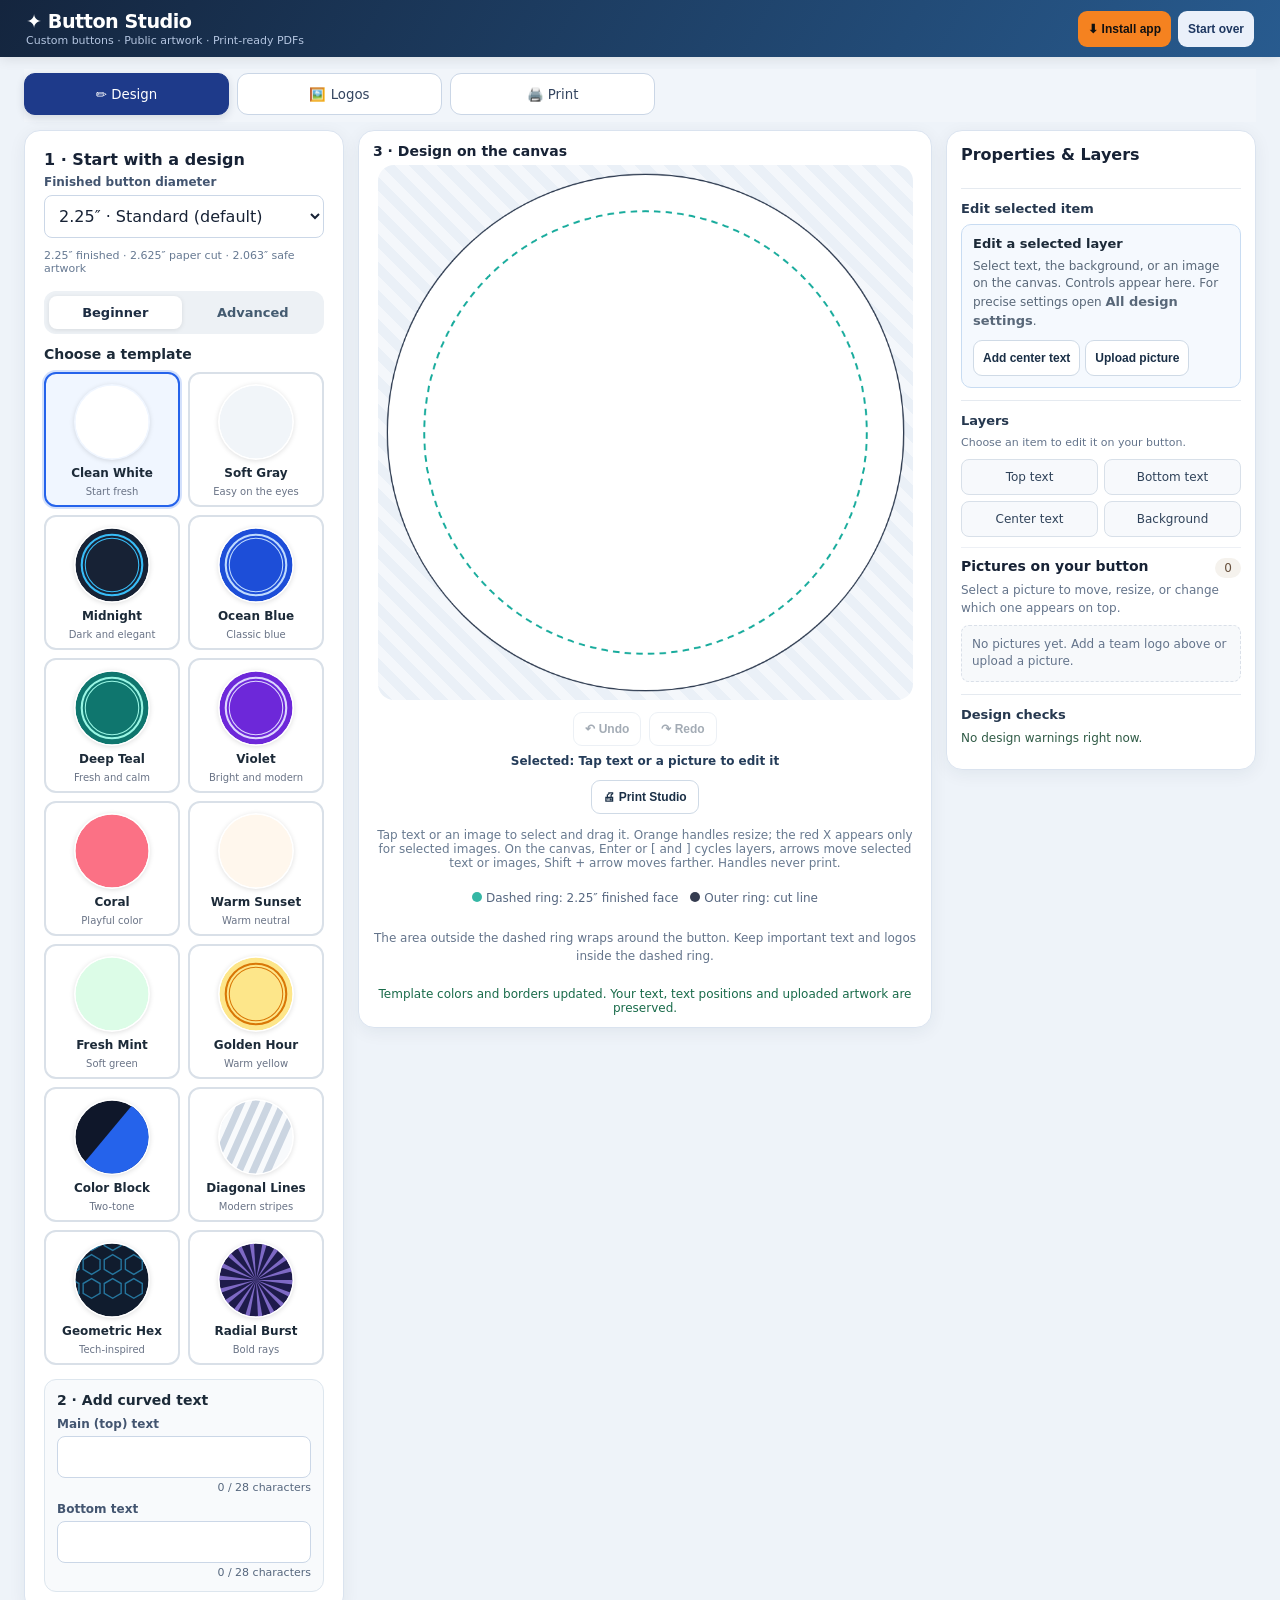
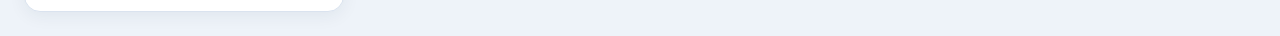
<file: index.html>
<!DOCTYPE html>
<html lang="en"><head><meta charset="UTF-8"><meta name="viewport" content="width=device-width,initial-scale=1"><title>Button Studio | Design and Print Custom Buttons</title><style>
:root{font-family:Inter,system-ui,-apple-system,Segoe UI,sans-serif;color:#172235;background:#f1f5fa}*{box-sizing:border-box}body{margin:0}header{background:#171717;color:white;padding:19px clamp(16px,4vw,56px);display:flex;justify-content:space-between;align-items:center;gap:12px}header b{font-size:22px;letter-spacing:-.5px}header small{display:block;color:#b4c5e0;margin-top:3px}.app{max-width:1380px;margin:auto;padding:24px;display:grid;grid-template-columns:320px minmax(340px,1fr) 300px;gap:18px}.panel{background:white;border:1px solid #dae3ef;border-radius:16px;padding:19px;box-shadow:0 4px 17px #102a4510}.panel h2{font-size:16px;margin:0 0 16px}.group{margin:0 0 16px}label{font-size:12px;font-weight:750;display:block;margin:0 0 6px;color:#435570}input,select{width:100%;font:inherit;border:1px solid #cbd7e7;border-radius:8px;background:#fff;padding:10px;color:#172235}input[type=color]{height:42px;padding:4px}input[type=range]{padding:0;accent-color:#3159d4}input[type=file]{font-size:12px}.cols{display:grid;grid-template-columns:1fr 1fr;gap:10px}.btn{border:0;border-radius:9px;padding:11px 12px;font-weight:750;cursor:pointer;font-size:13px;background:#eaf0fa;color:#1e3761}.btn.primary{background:#ee7800;color:#111}.btn.dark{background:#172c4c;color:#fff}.btn:focus-visible,input:focus-visible,select:focus-visible{outline:3px solid #89b4ff}.btn:hover{filter:brightness(.95)}.btn.full{width:100%}.buttons{display:grid;grid-template-columns:1fr 1fr;gap:8px}.hint{font-size:12px;line-height:1.5;color:#64748b}.previewPanel{text-align:center}.previewPanel h2{text-align:left}.canvasWrap{background:repeating-linear-gradient(45deg,#eaf0f7,#eaf0f7 10px,#f4f7fb 10px,#f4f7fb 20px);padding:22px;border-radius:16px;margin:0 auto 14px;max-width:535px}#editorCanvas{width:100%;max-width:480px;aspect-ratio:1/1;display:block;touch-action:none;cursor:grab;margin:auto}#editorCanvas:active{cursor:grabbing}.minirow{display:flex;justify-content:center;gap:12px;flex-wrap:wrap;font-size:12px;color:#566780;margin:12px}.dot{display:inline-block;width:10px;height:10px;border-radius:50%;margin-right:4px}.printpreview{width:100%;aspect-ratio:8.5/11;background:#fff;display:block;border:1px solid #d8e1ee;box-shadow:0 4px 12px #1424410d}.status{margin-top:12px;font-size:12px;line-height:1.5;color:#5e708a}.top-tools{display:flex;gap:7px;flex-wrap:wrap}.steps{margin:0;padding-left:20px;color:#50627a;line-height:1.7;font-size:13px}.fine{font-size:11px;color:#667992}hr{border:0;border-top:1px solid #e7ecf3;margin:18px 0}summary{font-size:13px;font-weight:700;cursor:pointer}details{margin:0 0 16px}#message{font-size:12px;min-height:16px;color:#196b4a;margin-top:10px}@media(max-width:1110px){.app{grid-template-columns:minmax(250px,310px) 1fr}.right{grid-column:1 / -1}.right .printpreview{max-width:400px;margin:auto}}@media(max-width:700px){.app{display:block;padding:12px}.panel{margin-bottom:13px}header{padding:15px}header b{font-size:18px}.canvasWrap{padding:10px}}

.cropOverlay{position:fixed;inset:0;background:#101827bb;z-index:20;display:none;align-items:center;justify-content:center;padding:18px}.cropOverlay.active{display:flex}.cropDialog{background:white;border-radius:16px;padding:20px;width:min(95vw,620px);max-height:95vh;overflow:auto}.cropDialog h2{margin:0 0 8px}.cropCanvas{width:100%;height:auto;object-fit:contain;background:#e9eef5;touch-action:none;cursor:crosshair;display:block}.cropActions{display:flex;justify-content:flex-end;gap:8px;margin-top:14px}
.edition-nav{display:flex;align-items:center;gap:10px;flex-wrap:wrap}.edition-link{color:#fff;font-size:12px;text-decoration:underline;text-underline-offset:3px;white-space:nowrap}.edition-link:focus-visible{outline:3px solid #89b4ff;outline-offset:3px}
/* Balanced desktop design: main design controls left, canvas centered, artwork and printing right. */
.app{max-width:1580px;grid-template-columns:minmax(245px,300px) minmax(340px,1fr) minmax(275px,335px);align-items:start}
.previewPanel{position:sticky;top:16px}
.toolSection{border:1px solid #dae3ef;border-radius:12px;overflow:hidden;margin:0 0 12px;background:#fff}
.toolSection>summary{list-style:none;display:flex;align-items:center;justify-content:space-between;padding:13px 12px;background:#f3f6fb;font-size:13px;font-weight:800;cursor:pointer}
.toolSection>summary::-webkit-details-marker{display:none}
.toolSection>summary:after{content:'▾';font-size:16px;color:#425b80}
.toolSection:not([open])>summary:after{content:'▸'}
.toolSectionBody{padding:12px}
.toolSectionBody .group{margin-bottom:13px}
.toolSectionBody .printpreview{max-width:100%}
@media(max-width:1120px){.app{grid-template-columns:minmax(230px,310px) minmax(350px,1fr)}.previewPanel{position:static}.right{grid-column:1/-1}.right .toolSectionBody{max-width:760px;margin:auto}}
@media(max-width:700px){.app{display:flex;flex-direction:column;padding:12px}.app>.panel{width:100%}.previewPanel{order:0}.app>section.panel:first-child{order:1}.right{order:2}}

/* Three purpose-driven tabs with a permanently visible preview */
.app{grid-template-columns:minmax(285px,365px) minmax(340px,1fr);align-items:start}
.editor-tabs{grid-column:1/-1;display:flex;gap:8px;position:sticky;top:0;z-index:5;background:#f1f5fa;padding:6px 0 10px}
.editor-tabs button{border:1px solid #cad6e6;border-radius:11px;padding:12px 18px;font:700 14px inherit;font-family:inherit;background:#fff;color:#33445f;cursor:pointer;flex:1;max-width:205px}
.editor-tabs button[aria-selected="true"]{background:#172c4c;color:#fff;border-color:#172c4c;box-shadow:0 3px 9px #14244124}
.editor-tabs button:focus-visible{outline:3px solid #f58220;outline-offset:2px}
#designTools,#sideTools{grid-column:1;grid-row:2}
.previewPanel{grid-column:2;grid-row:2;top:80px}
#sideTools .toolsTitle{display:none}
body:not([data-editor-tab="design"]) #designTools{display:none}
body[data-editor-tab="design"] #sideTools{display:none}
body[data-editor-tab="logos"] #printTools{display:none}
body[data-editor-tab="print"] #logosTools{display:none}
#sideTools .toolSection{border:0;margin:0}
#sideTools .toolSection>summary{display:none}
#sideTools .toolSectionBody{padding:0}
@media(max-width:930px){.app{grid-template-columns:minmax(245px,330px) minmax(280px,1fr)}.right{grid-column:1;grid-row:2}.previewPanel{grid-column:2;grid-row:2;position:sticky;top:80px}}
@media(max-width:700px){.app{display:flex;flex-direction:column}.editor-tabs{order:0;width:100%;position:sticky;top:0;padding:8px 0;gap:5px}.editor-tabs button{padding:11px 6px;font-size:13px}.previewPanel{order:1;position:static}.app>section#designTools,.app>aside#sideTools{order:2;width:100%}}
</style><script>window.ButtonStudioEdition='general';</script><link rel="stylesheet" href="./phase1.css?v=20261102-all-screens"><link rel="stylesheet" href="./phase2.css?v=20261102f"><link rel="stylesheet" href="./phase3.css?v=20261102"><meta name="theme-color" content="#171717"><meta name="apple-mobile-web-app-capable" content="yes"><meta name="apple-mobile-web-app-status-bar-style" content="default"><link rel="manifest" href="./manifest.json"><link rel="apple-touch-icon" href="./icons/icon-192.png"><link rel="icon" href="./icons/icon-192.png" type="image/png"><link rel="stylesheet" href="./pwa.css?v=20261102"><link rel="stylesheet" href="./properties.css?v=20261102d"><link rel="stylesheet" href="general.css?v=20261102"></head><body data-studio-edition="general"><header><div><b>✦ Button Studio</b><small>Custom buttons · Public artwork · Print-ready PDFs</small></div><div class="edition-nav"><button class="btn install-app-btn" type="button" id="installApp" aria-label="Install Button Studio">⬇ Install app</button><button class="btn" id="reset">Start over</button></div></header><main class="app"><nav class="editor-tabs" role="tablist" aria-label="Button editing tools"><button type="button" role="tab" id="tab-design" aria-selected="true" aria-controls="designTools" data-edit-tab="design">✏️ Design</button><button type="button" role="tab" id="tab-logos" aria-selected="false" aria-controls="logosTools" data-edit-tab="logos" tabindex="-1">🖼️ Logos</button><button type="button" role="tab" id="tab-print" aria-selected="false" aria-controls="printTools" data-edit-tab="print" tabindex="-1">🖨️ Print</button></nav><section class="panel" id="designTools" role="tabpanel" aria-labelledby="tab-design"><h2>1 · Create your button</h2><div class="group" id="buttonSizeControl"><label for="finishedSize">Finished button diameter</label><select id="finishedSize"><option value="1">1″</option><option value="1.25">1.25″</option><option value="1.5">1.5″</option><option value="1.75">1.75″</option><option value="2.25" selected>2.25″ · Standard (default)</option><option value="2.5">2.5″</option><option value="3">3″</option><option value="3.5">3.5″</option><option value="4">4″</option><option value="6">6″</option></select><p class="fine" id="buttonSizeDetails">2.25″ finished · 2.625″ paper cut · 2.063″ safe artwork</p></div><div class="group"><label for="theme">Starting design</label><select id="theme">
<optgroup label="Clean & Classic"><option value="blank" selected>Clean White</option><option value="lightMinimal">Soft Gray</option><option value="darkMinimal">Midnight</option></optgroup>
<optgroup label="Colorful"><option value="blue">Ocean Blue</option><option value="teal">Deep Teal</option><option value="purple">Violet</option><option value="coral">Coral</option><option value="sunset">Warm Sunset</option><option value="mint">Fresh Mint</option><option value="gold">Golden Hour</option></optgroup>
<optgroup label="Patterns"><option value="split">Color Block</option><option value="stripes">Diagonal Lines</option><option value="hex">Geometric Hex</option><option value="burst">Radial Burst</option></optgroup>
</select></div><div class="group"><label for="headline">Main text</label><input id="headline" maxlength="28" value=""></div><div class="group"><label for="subline">Bottom text</label><input id="subline" maxlength="28" value=""></div><div class="group"><label for="centerText">Center text (optional)</label><input id="centerText" maxlength="18" value=""></div><div class="cols group"><div><label for="bgColor">Background</label><input id="bgColor" type="color" value="#111111"></div><div><label for="textColor">Text</label><input id="textColor" type="color" value="#ffffff"></div><div><label for="accentColor">Accent</label><input id="accentColor" type="color" value="#f58220"></div><div><label for="font">Font</label><select id="font"><option value="Arial Black">Bold</option><option value="Impact">Impact</option><option value="Georgia">Classic</option><option value="Arial">Simple</option><option value="Courier New">Tech</option></select></div></div><div class="group"><label for="borderStyle">Circle border</label><div class="cols"><select id="borderStyle"><option value="double">Double ring</option><option value="solid">Single ring</option><option value="dashed">Dashed ring</option><option value="none">No border</option></select><div><label for="borderColor">Border color</label><input id="borderColor" type="color" value="#2563eb"></div></div></div><details><summary>Fine-tune text sizes</summary><div class="group" style="margin-top:12px"><label for="topSize">Top text size</label><input id="topSize" type="range" min="20" max="56" value="34"></div><div class="group"><label for="bottomSize">Bottom text size</label><input id="bottomSize" type="range" min="16" max="48" value="28"></div><div class="group"><label for="middleSize">Center text size</label><input id="middleSize" type="range" min="20" max="72" value="52"></div></details></section><div id="previewWorkspace"><section class="panel previewPanel"><h2>2 · Preview your design</h2><div class="canvasWrap"><canvas id="editorCanvas" width="800" height="800" aria-label="Editable preview of the circular button"></canvas></div><div class="minirow"><span><i class="dot" style="background:#35b7a5"></i><span id="faceGuideLegend">Dashed ring: 2.25″ finished face</span></span><span><i class="dot" style="background:#353c50"></i>Outer ring: cut line</span></div><p class="hint">The area outside the dashed ring wraps around the button. Keep important text and logos inside the dashed ring.</p><div class="top-tools"><button class="btn" id="downloadPng">Download design PNG</button><button class="btn" id="saveProject">Save design to this browser</button><button class="btn" id="loadProject">Load browser copy</button><button class="btn" id="exportProject">Download editable project</button><label class="btn" style="display:inline-flex;align-items:center;margin:0;cursor:pointer">Open editable project<input id="importProject" type="file" accept=".json,application/json" style="display:none"></label></div><div id="designWarnings" class="design-warnings" aria-live="polite"></div><div id="message" aria-live="polite"></div></section><div id="mobilePropertiesActions" class="mobile-properties-actions" role="group" aria-label="Button editing">
  <button type="button" id="mobileEditButton" aria-controls="propertiesPanel" aria-expanded="false"><span aria-hidden="true">✎</span> <span id="mobileEditLabel">Edit Selected</span></button>
  <button type="button" id="mobileLayersButton" aria-controls="propertiesPanel" aria-expanded="false"><span aria-hidden="true">☷</span> Layers</button>
</div><aside id="propertiesPanel" class="panel propertiesPanel" aria-label="Properties and layers">
  <div class="properties-panel-heading"><h2 id="propertiesDrawerTitle">Properties &amp; Layers</h2><button type="button" id="propertiesClose" aria-label="Close editing panel">✕</button></div>
  <section class="properties-section" id="propertiesEditor" aria-label="Edit selected item"><h3>Edit selected item</h3><div id="propertiesEditorContent"></div></section>
  <section class="properties-section" id="propertiesLayers" aria-label="Design layers">
    <h3>Layers</h3>
    <p class="properties-help">Choose an item to edit it on your button.</p>
    <div id="propertiesTextLayers" class="properties-text-layers" role="group" aria-label="Text and background layers">
      <button type="button" data-prop-select="top">Top text</button>
      <button type="button" data-prop-select="bottom">Bottom text</button>
      <button type="button" data-prop-select="middle">Center text</button>
      <button type="button" data-prop-select="background">Background</button>
    </div>
    <div id="propertiesImageLayers"></div>
  </section>
  <section class="properties-section" id="propertiesChecks" aria-label="Design checks">
    <h3>Design checks</h3>
    <p id="propertiesCheckSummary" class="properties-check-status" role="status" aria-live="polite">Checking button design…</p>
    <div id="propertiesWarnings"></div>
  </section>
</aside></div><aside class="panel right" id="sideTools"><h2 class="toolsTitle">Artwork &amp; printing</h2><details class="toolSection" id="logosTools" open><summary>Public images and uploads</summary><div class="toolSectionBody"><div class="group"><label for="logo">Add image(s) or official logo</label><input type="file" id="logo" multiple accept="image/png,image/jpeg,image/webp,image/avif"><div class="fine">PNG with a transparent background works best. Image stays in your browser.</div></div><div class="group"><label for="imageLayer">Selected image layer</label><select id="imageLayer"><option value="">No uploaded images</option></select><div class="fine">Drop multiple files onto the circular canvas. Choose a layer to move, resize, crop, or remove it. Logo presets can also be moved.</div></div><div class="group"><button class="btn full" id="cropLogo" disabled>✂ Crop uploaded image</button></div><div class="group"><label for="logoSize">Logo size <span id="sizeLabel">52%</span></label><input type="range" id="logoSize" min="15" max="180" value="52"><p class="fine">Enlarge uploaded images to 180% to fill the button. Artwork beyond the cut line is cropped in the print.</p></div><div class="buttons"><button class="btn" id="centerLogo">Center selected image</button><button class="btn" id="removeLogo">Remove logo</button></div><p class="hint">Drag and drop photos and logos from your computer onto the circle, then drag each layer to reposition. Everything is editable, including the starting graphics, text, colors, and layout.</p></div></details><details class="toolSection" id="printTools" open><summary>Print your buttons</summary><div class="toolSectionBody"><section class="print-primary-actions" id="printPrimaryActions" aria-label="Save and print your button"><h3>Finish your button</h3><div id="printStudioAction"></div><details id="printSaveMenu"><summary>Save &amp; Export</summary><div id="printSaveActions"></div></details></section><div class="group"><label for="cutSize">Paper cut-circle diameter (inches)</label><input id="cutSize" type="number" inputmode="decimal" min="1" max="8" step="0.001" value="2.625"><p class="hint">Cut size updates with the finished diameter. Customize for your machine and measure a test print.</p></div><div class="group"><label for="copies">Number of buttons</label><select id="copies"><option value="6">6 buttons</option><option value="9">9 buttons</option><option value="12">12 buttons</option><option value="18">18 buttons</option><option value="24">24 buttons</option><option value="36">36 buttons</option><option value="48">48 buttons</option></select></div><div class="group"><label><input id="faceGuide" type="checkbox" style="width:auto;vertical-align:middle;margin-right:5px"> Include faint face guide on printed sheets</label></div><canvas id="sheetPreview" class="printpreview" width="680" height="880" aria-label="Preview of one US letter sheet with repeated buttons"></canvas><p class="status" id="sheetStatus"></p><button class="btn primary full" id="downloadPdf">⬇ Download print-ready PDF</button><p class="hint">8.5 × 11 in US Letter paper. Print at <strong>100% / Actual size</strong>, not “Fit to page.”</p><hr><h2>Printing checklist</h2><ol class="steps"><li>Confirm your machine's cut diameter.</li><li>Download the PDF and print at 100% scale.</li><li>Measure one printed cut circle with a ruler.</li><li>Cut on the outside circles and assemble your buttons.</li></ol><p class="fine">Works offline after downloading this file. No student sign-in, server, or paid account required.</p></div></details></aside></main><div class="cropOverlay" id="cropOverlay" role="dialog" aria-modal="true" aria-label="Crop uploaded image"><div class="cropDialog"><h2>Crop image</h2><p class="hint">Drag to select the area you want to keep. Use the square option for a centered logo or leave it freeform.</p><div class="group"><label><input type="checkbox" id="squareCrop" style="width:auto;margin-right:6px" checked>Lock selection to a square</label></div><canvas id="cropCanvas" class="cropCanvas" width="800" height="500"></canvas><div class="cropActions"><button class="btn" id="cancelCrop">Cancel</button><button class="btn primary" id="applyCrop">Apply crop</button></div></div></div><script>
'use strict';
const $=id=>document.getElementById(id);let layers=[],selectedLayer=-1;let image=null, imageData='',logoX=.5,logoY=.5, dragging=false;
const editor=$('editorCanvas'),ctx=editor.getContext('2d'),preview=$('sheetPreview'),pctx=preview.getContext('2d');
const MAX_IMAGE_SIZE=180;
const tracked=['finishedSize','borderStyle','borderColor','theme','headline','subline','centerText','bgColor','textColor','accentColor','font','logoSize','topSize','bottomSize','middleSize','cutSize','copies','faceGuide'];
// Manufacturer reference sizes: ABM/Tecre common sizes; 2.5/4 supplier-specific.
const BUTTON_SIZES={
 '1':{cut:1.313,safe:.875},'1.25':{cut:1.629,safe:1.156},
 '1.5':{cut:1.837,safe:1.375},'1.75':{cut:2.088,safe:1.593},
 '2.25':{cut:2.625,safe:2.063},'2.5':{cut:2.8,safe:2.2},
 '3':{cut:3.451,safe:2.875},'3.5':{cut:4,safe:3.312},
 '4':{cut:4.5,safe:3.75},'6':{cut:6.656,safe:5.812}
};
function selectedSize(){const v=+$('finishedSize').value;return BUTTON_SIZES[String(v)]?v:2.25}
function selectedCut(){const v=+$('cutSize').value;return Number.isFinite(v)&&v>=selectedSize()&&v<=8?v:BUTTON_SIZES[String(selectedSize())].cut}
function safeInches(){return Math.min(BUTTON_SIZES[String(selectedSize())].safe,selectedSize()*.96)}
function updateSizeReadout(){
 const size=selectedSize(),cut=selectedCut(),safe=safeInches();
 $('buttonSizeDetails').textContent=size+'″ finished · '+cut+'″ paper cut · '+safe+'″ safe artwork';
 $('faceGuideLegend').textContent='Dashed ring: '+size+'″ finished face';
 $('cutSize').setCustomValidity(+$('cutSize').value<size?'Cut diameter must be at least the finished size.':'');
}
function selectFinishedSize(){const spec=BUTTON_SIZES[String(selectedSize())];$('cutSize').value=spec.cut;updateSizeReadout();render();}
const defaultTextLayout=()=>({top:{radius:.73,angle:0},bottom:{radius:.73,angle:0},middle:{x:.5,y:.84}});
let uxText=defaultTextLayout();let uxMark={x:.5,y:.5};
const themes={"blank":["#ffffff","#172235","#2563eb","","","","none","none","#2563eb"],"lightMinimal":["#f1f5f9","#1e293b","#64748b","","","","none","none","#64748b"],"darkMinimal":["#172235","#ffffff","#38bdf8","","","","none","double","#38bdf8"],"blue":["#1d4ed8","#ffffff","#bfdbfe","","","","none","double","#bfdbfe"],"teal":["#0f766e","#ffffff","#99f6e4","","","","none","double","#99f6e4"],"purple":["#6d28d9","#ffffff","#ddd6fe","","","","none","double","#ddd6fe"],"coral":["#fb7185","#3b1223","#ffffff","","","","none","solid","#ffffff"],"sunset":["#fff7ed","#7c2d12","#ea580c","","","","none","double","#ea580c"],"mint":["#dcfce7","#14532d","#16a34a","","","","none","solid","#16a34a"],"gold":["#fde68a","#422006","#d97706","","","","none","double","#d97706"],"split":["#0f172a","#ffffff","#2563eb","","","","none","solid","#ffffff"],"stripes":["#f8fafc","#0f172a","#cbd5e1","","","","none","none","#0f172a"],"hex":["#101c2e","#ffffff","#38bdf8","","","","none","double","#38bdf8"],"burst":["#1e1b4b","#ffffff","#a78bfa","","","","none","none","#a78bfa"]};

function state(){return {values:Object.fromEntries(tracked.map(id=>[id,$(id).type==='checkbox'?$(id).checked:$(id).value])),layers:layers.map(l=>({data:l.data,x:l.x,y:l.y,size:l.size,name:l.name})),imageData,logoX,logoY,textLayout:JSON.parse(JSON.stringify(uxText)),markPosition:{...uxMark}}}
function changeTheme(){const a=themes[$('theme').value]||themes.blank;['bgColor','textColor','accentColor'].forEach((k,i)=>$(k).value=a[i]);$('borderStyle').value=a[7];$('borderColor').value=a[8];render();setMessage('Template colors and borders updated. Your text, text positions and uploaded artwork are preserved.');}
function fitText(c,text,maxW,size,font){let s=size;c.font=`900 ${s}px ${font}`;while(s>12&&c.measureText(text).width>maxW){s-=1;c.font=`900 ${s}px ${font}`}return s}
function arcLetters(c,text,cx,cy,r,top,size,color,font,arcShift=0){
 if(!text)return;
 c.save();c.fillStyle=color;c.textAlign='center';c.textBaseline='middle';
 const chars=Array.from(text),maxArc=Math.PI*.88*r;
 let widths=[],total=0,fontsize=Math.min(size,56);
 // Shrink long labels instead of squeezing letters together or letting them collide at the sides.
 do{c.font='900 '+fontsize+'px '+font;widths=chars.map(ch=>c.measureText(ch).width+fontsize*.045);total=widths.reduce((a,b)=>a+b,0);if(total<=maxArc||fontsize<=11)break;fontsize-=1}while(true);
 let angle=-total/(2*r)+arcShift;
 for(let k=0;k<chars.length;k++){
  let step=widths[k]/r,at=angle+step/2;c.save();
  c.translate(cx+r*Math.sin(at),cy+(top?-r*Math.cos(at):r*Math.cos(at)));
  // Both lines read left-to-right, upright when the finished button is held upright.
  c.rotate(top?at:-at);c.fillText(chars[k],0,0);c.restore();angle+=step
 }c.restore()
}
function drawThemePattern(c,w,m,r,theme){c.save();c.beginPath();c.arc(m,m,r,0,Math.PI*2);c.clip();if(theme==='split'){c.fillStyle=$('accentColor').value;c.beginPath();c.moveTo(w,0);c.lineTo(w,w);c.lineTo(0,w);c.closePath();c.fill()}else if(theme==='stripes'){c.fillStyle=$('accentColor').value;for(let x=-w;x<w*1.8;x+=w*.16){c.save();c.translate(x,0);c.rotate(-.45);c.fillRect(0,-w,w*.055,w*3);c.restore()}}else if(theme==='pawPattern'){c.fillStyle=$('accentColor').value;c.globalAlpha=.24;for(let y=w*.1;y<w;y+=w*.30)for(let x=w*.12;x<w;x+=w*.3){let px=x+((Math.floor(y/(w*.30))%2)*w*.12);c.beginPath();c.ellipse(px,y,w*.035,w*.027,0,0,Math.PI*2);c.fill();for(const [dx,dy] of [[-.04,-.052],[-.012,-.068],[.019,-.068],[.046,-.052]]){c.beginPath();c.arc(px+w*dx,y+w*dy,w*.012,0,Math.PI*2);c.fill()}}}else if(theme==='hex'){c.strokeStyle=$('accentColor').value;c.globalAlpha=.33;c.lineWidth=w*.005;const radius=w*.075;for(let y=-radius;y<w+radius;y+=radius*1.73)for(let x=-radius;x<w+radius;x+=radius*3){const px=x+((Math.round(y/(radius*1.73))%2)*radius*1.5);c.beginPath();for(let k=0;k<6;k++){const a=Math.PI/3*k,xx=px+radius*Math.cos(a),yy=y+radius*Math.sin(a);if(k===0)c.moveTo(xx,yy);else c.lineTo(xx,yy)}c.closePath();c.stroke()}}else if(theme==='burst'){c.fillStyle=$('accentColor').value;c.globalAlpha=.55;for(let i=0;i<18;i++){const a=i*Math.PI/9;c.beginPath();c.moveTo(m,m);c.arc(m,m,r,a,a+Math.PI/20);c.closePath();c.fill()}}c.restore()}
function drawButton(c,w,{guides=false,cut=selectedCut()}={}){const m=w/2,r=w/2-2,f=r*selectedSize()/cut,fg=$('textColor').value,accent=$('accentColor').value;
c.clearRect(0,0,w,w);c.save();c.beginPath();c.arc(m,m,r,0,7);c.clip();c.fillStyle=$('bgColor').value;c.fillRect(0,0,w,w);drawThemePattern(c,w,m,r,$('theme').value);
const st=$('borderStyle').value;if(st!=='none'){c.save();c.strokeStyle=$('borderColor').value;c.lineWidth=w*.009;if(st==='dashed')c.setLineDash([w*.028,w*.018]);c.beginPath();c.arc(m,m,f*.93,0,7);c.stroke();if(st==='double'){c.lineWidth=w*.004;c.beginPath();c.arc(m,m,f*.86,0,7);c.stroke()}c.restore()}
// Built-in center symbols removed; only added image/logo layers are drawn.
for(const l of layers){if(!l.im.complete||!l.im.naturalWidth)continue;const z=f*1.25*l.size/100,x=m+(l.x-.5)*f*1.35,y=m+(l.y-.5)*f*1.35,rat=l.im.naturalWidth/l.im.naturalHeight,iw=rat>=1?z:z*rat,ih=rat>=1?z/rat:z;c.drawImage(l.im,x-iw/2,y-ih/2,iw,ih)}
let font=$('font').value;arcLetters(c,$('headline').value.trim(),m,m,f*uxText.top.radius,true,w*(+$('topSize').value)/800,fg,font,uxText.top.angle);
arcLetters(c,$('subline').value.trim(),m,m,f*uxText.bottom.radius,false,w*(+$('bottomSize').value)/800,fg,font,uxText.bottom.angle);
let txt=$('centerText').value.trim();if(txt){c.save();c.fillStyle=fg;c.textAlign='center';c.textBaseline='middle';let n=fitText(c,txt,f*1.12,w*(+$('middleSize').value)/800,font);c.font='900 '+n+'px '+font;c.fillText(txt,m+(uxText.middle.x-.5)*f*1.35,m+(uxText.middle.y-.5)*f*1.35);c.restore()}c.restore();
if(guides){c.strokeStyle='#2f3c51';c.lineWidth=2;c.beginPath();c.arc(m,m,r,0,7);c.stroke();c.save();c.setLineDash([10,8]);c.strokeStyle='#17ab9c';c.lineWidth=3;c.beginPath();c.arc(m,m,f,0,7);c.stroke();c.restore()}}
function sheetDisplayLayout(cut,amount){
 const base=sheetLayout(cut),n=Math.max(0,Math.min(base.count,Number(amount)||0));
 const cols=Math.min(base.cols,Math.max(1,Math.ceil(n/base.rows))),rows=Math.max(1,Math.ceil(n/cols));
 return {...base,cols,rows,x0:(8.5-cols*cut-(cols-1)*base.hgap)/2,y0:(11-rows*cut-(rows-1)*base.vgap)/2};
}
function sheetLayout(cut){
 cut=Number(cut);
 if(!Number.isFinite(cut)||cut<=0||cut>8.0)throw Error('Invalid paper cut diameter');
 const margin=.18,gap=.12,pageW=8.5,pageH=11;
 const cols=Math.max(1,Math.floor((pageW-2*margin+gap)/(cut+gap)));
 const rows=Math.max(1,Math.floor((pageH-2*margin+gap)/(cut+gap)));
 if(cut>pageW-2*margin||cut>pageH-2*margin)throw Error('Cut diameter is too large for US Letter');
 const count=cols*rows;
 const hgap=cols>1?gap:0,vgap=rows>1?gap:0;
 const x0=(pageW-cols*cut-(cols-1)*hgap)/2;
 const y0=(pageH-rows*cut-(rows-1)*vgap)/2;
 return {cols,rows,count,cut,hgap,vgap,x0,y0};
}
function drawSheet(c,w,h,hires=false,limit=Infinity){let cut=selectedCut(),ly=sheetLayout(cut),shown=Math.min(ly.count,limit),placement=sheetDisplayLayout(cut,shown);c.fillStyle='#fff';c.fillRect(0,0,w,h);let dia=cut/8.5*w,img=document.createElement('canvas');img.width=hires?900:520;img.height=img.width;drawButton(img.getContext('2d'),img.width,{cut});for(let n=0;n<Math.min(ly.count,limit);n++){let col=n%placement.cols,row=Math.floor(n/placement.cols),x=(placement.x0+col*(cut+placement.hgap))/8.5*w,y=(placement.y0+row*(cut+placement.vgap))/11*h;c.drawImage(img,x,y,dia,dia);c.strokeStyle='#455063';c.lineWidth=hires?2:1;c.beginPath();c.arc(x+dia/2,y+dia/2,dia/2,0,Math.PI*2);c.stroke();if($('faceGuide').checked){c.save();c.strokeStyle='#9aa4b2';c.setLineDash([hires?9:4,hires?9:4]);c.lineWidth=hires?1.6:1;c.beginPath();c.arc(x+dia/2,y+dia/2,dia/2*selectedSize()/cut,0,Math.PI*2);c.stroke();c.restore()}}return ly}
function render(){updateSizeReadout();drawButton(ctx,editor.width,{guides:true,cut:selectedCut()});const warningHost=$('designWarnings');if(warningHost){const warnings=designWarnings();warningHost.textContent=warnings.length?'⚠ '+warnings.join('  ⚠ '):'';}const ly=sheetLayout(selectedCut()),total=+$('copies').value,shown=Math.min(ly.count,total);drawSheet(pctx,preview.width,preview.height,false,shown);$('sheetStatus').textContent=`${shown} of ${total} buttons shown · ${Math.ceil(total/ly.count)} PDF page(s) · ${selectedSize()}″ finished / ${selectedCut()}″ cut`;$('sizeLabel').textContent=$('logoSize').value+'%'}
function readableContrast(a,b){const light=h=>{const v=h.replace('#','').match(/.{2}/g).map(x=>parseInt(x,16)/255).map(c=>c<=.04045?c/12.92:((c+.055)/1.055)**2.4);return .2126*v[0]+.7152*v[1]+.0722*v[2]},x=light(a),y=light(b);return (Math.max(x,y)+.05)/(Math.min(x,y)+.05)}
function arcTextSize(text,size,r,font){const cs=Array.from(text.trim());if(!cs.length)return {px:size,span:0};let px=Math.min(size,56),span=0;do{ctx.font='900 '+px+'px '+font;span=cs.reduce((sum,ch)=>sum+ctx.measureText(ch).width+px*.045,0)/r;if(span<=Math.PI*.88||px<=11)break;px--}while(true);return {px,span}}
function designWarnings(){
 const messages=[],color=$('textColor').value,bg=$('bgColor').value,ratio=readableContrast(color,bg);
 if(ratio<4.5)messages.push('Low text contrast: '+ratio.toFixed(2)+':1 (WCAG guidance: 4.5:1). Change text or background color.');
 const f=(editor.width/2-2)*selectedSize()/selectedCut(),font=$('font').value;
 for(const [name,id,sizeKey,layoutKey] of [['Main','headline','topSize','top'],['Bottom','subline','bottomSize','bottom']]){
  const value=$(id).value.trim();if(!value)continue;
  const r=f*uxText[layoutKey].radius,metric=arcTextSize(value,editor.width*(+$(sizeKey).value)/800,r,font),pt=metric.px/editor.width*selectedCut()*72;
  if(pt<7)messages.push(name+' curved text shrinks to '+pt.toFixed(1)+' pt (below recommended 7 pt). Shorten the text.');
  if(metric.span>2.35 || ($('borderStyle').value!=='none'&&r+metric.px*.7>=f*.86))messages.push(name+' curved text may touch the border ring. Shorten the text or adjust its position.');
 }
 const middle=$('centerText').value.trim();
 if(middle){const fitted=fitText(ctx,middle,f*1.12,editor.width*(+$('middleSize').value)/800,font),pt=fitted/editor.width*selectedCut()*72;if(pt<7)messages.push('Center text shrinks to '+pt.toFixed(1)+' pt. Shorten it for print.')}
 return messages
}
function setMessage(t){$('message').textContent=t}
for(let id of tracked){$(id).addEventListener('input',()=>{if(id==='theme')changeTheme();else if(id==='finishedSize')selectFinishedSize();else render()})}
function syncLayerUI(){let sel=$('imageLayer');sel.innerHTML='';layers.forEach((l,i)=>{let opt=document.createElement('option');opt.value=i;opt.textContent=(i+1)+'. '+l.name;sel.appendChild(opt)});if(!layers.length){let opt=document.createElement('option');opt.value='';opt.textContent='No uploaded images';sel.appendChild(opt);selectedLayer=-1}else{selectedLayer=Math.max(0,Math.min(selectedLayer,layers.length-1));sel.value=String(selectedLayer);$('logoSize').value=layers[selectedLayer].size}$('cropLogo').disabled=selectedLayer<0;render()}
function addImages(files, logoAnalyticsMeta=null){
const accept=['image/png','image/jpeg','image/webp','image/avif'];
const list=Array.from(files||[]);
for(const file of list){
 if(layers.length>=12){setMessage('Maximum 12 image layers. Remove an image before adding another.');break}
 if(!accept.includes(file.type)||file.size>8000000||!file.size){setMessage('Use PNG, JPEG, WebP or AVIF images under 8 MB.');continue}
 const reader=new FileReader();
 reader.onerror=()=>setMessage('Unable to read image file: '+file.name);
 reader.onload=()=>{
  const im=new Image();
  im.onerror=()=>setMessage('Image format could not be opened: '+file.name);
  im.onload=()=>{
   try{
    let max=1600,scale=Math.min(1,max/Math.max(im.naturalWidth,im.naturalHeight));
    if(!im.naturalWidth||!im.naturalHeight||im.naturalWidth*im.naturalHeight>100000000)throw Error('Image dimensions are too large.');
    let c=document.createElement('canvas');c.width=Math.max(1,Math.round(im.naturalWidth*scale));c.height=Math.max(1,Math.round(im.naturalHeight*scale));
    c.getContext('2d').drawImage(im,0,0,c.width,c.height);
    const data=c.toDataURL('image/png'),normalized=new Image();
    normalized.onload=()=>{if(layers.length>=12)return;layers.push({im:normalized,data,x:.5,y:.5,size:52,name:file.name.slice(0,60)});
     selectedLayer=layers.length-1;image=normalized;imageData=data;syncLayerUI();if(logoAnalyticsMeta)window.ButtonLogoAnalytics?.trackLogo(logoAnalyticsMeta);setMessage('Image added. Select its layer and drag to position.');};
    normalized.src=data;
   }catch(err){setMessage('Image could not be processed: '+err.message)}
  };im.src=reader.result;
 };reader.readAsDataURL(file)
}}
$('logo').addEventListener('change',e=>{addImages(e.target.files);e.target.value=''});
$('imageLayer').onchange=()=>{selectedLayer=+$('imageLayer').value;image=layers[selectedLayer]?.im||null;imageData=layers[selectedLayer]?.data||'';syncLayerUI()};
$('logoSize').addEventListener('input',()=>{if(selectedLayer>=0)layers[selectedLayer].size=+$('logoSize').value;render()});
$('removeLogo').onclick=()=>{if(selectedLayer>=0){layers.splice(selectedLayer,1);selectedLayer=layers.length-1;image=layers[selectedLayer]?.im||null;imageData=layers[selectedLayer]?.data||'';syncLayerUI()}else{setMessage('Select a logo or image first.');}};
$('centerLogo').onclick=()=>{if(selectedLayer>=0){layers[selectedLayer].x=layers[selectedLayer].y=.5}else{setMessage('Select a logo or image to center.');}render()};
editor.addEventListener('dragover',e=>{e.preventDefault();editor.style.outline='4px dashed #f58220'});
editor.addEventListener('dragleave',()=>editor.style.outline='');
editor.addEventListener('drop',e=>{e.preventDefault();editor.style.outline='';addImages(e.dataTransfer.files)});
// Interactive pointer selection, moving and resizing are supplied by phase1.js.
$('downloadPng').onclick=()=>{let c=document.createElement('canvas');c.width=c.height=1200;drawButton(c.getContext('2d'),1200,{cut:selectedCut()});downloadUrl(c.toDataURL('image/png'),'button-studio-' +selectedSize()+'-inch.png')};function downloadUrl(url,name){let a=document.createElement('a');a.href=url;a.download=name;document.body.append(a);a.click();a.remove()}

function restoreProject(data){
if(!data||typeof data!=='object'||!data.values||typeof data.values!=='object')throw new Error('Invalid design file.');
uxText=data.textLayout&&data.textLayout.top&&data.textLayout.bottom&&data.textLayout.middle?{top:{radius:clamp(Number(data.textLayout.top.radius)||.73,.6,.78),angle:clamp(Number(data.textLayout.top.angle)||0,-.16,.16)},bottom:{radius:clamp(Number(data.textLayout.bottom.radius)||.73,.6,.78),angle:clamp(Number(data.textLayout.bottom.angle)||0,-.16,.16)},middle:{x:clamp(Number(data.textLayout.middle.x)||.5,.14,.86),y:clamp(Number(data.textLayout.middle.y)||.84,.15,.9)}}:defaultTextLayout();
uxMark=data.markPosition?{x:clamp(Number(data.markPosition.x)||.5,.12,.88),y:clamp(Number(data.markPosition.y)||.5,.12,.88)}:{x:.5,y:.5};
// Old projects did not store finishedSize and were authored for 2.5-inch buttons.
if(!Object.prototype.hasOwnProperty.call(data.values,'finishedSize'))$('finishedSize').value='2.5';
for(const [key,v] of Object.entries(data.values)){
 let el=$(key);if(!el||!tracked.includes(key))continue;
 if(el.type==='checkbox')el.checked=Boolean(v);else if(typeof v==='string'||typeof v==='number')el.value=String(v)
}
layers=[];selectedLayer=-1;image=null;imageData='';
const items=Array.isArray(data.layers)?data.layers.slice(0,12):[];
for(const item of items){
 if(!item||typeof item.data!=='string'||!item.data.startsWith('data:image/')||item.data.length>12000000)continue;
 let im=new Image();const layer={im,data:item.data,x:clamp(Number(item.x)||.5,0,1),y:clamp(Number(item.y)||.5,0,1),size:clamp(Number(item.size)||52,15,MAX_IMAGE_SIZE),name:String(item.name||'Image').slice(0,60)};
 im.onload=render;im.onerror=()=>setMessage('A saved image could not be decoded.');im.src=layer.data;layers.push(layer)
}
if(layers.length){selectedLayer=layers.length-1;image=layers[selectedLayer].im;imageData=layers[selectedLayer].data}
syncLayerUI();updateSizeReadout();render()
}
const clamp=(v,a,b)=>Math.max(a,Math.min(b,v));
$('saveProject').onclick=()=>{try{localStorage.setItem('generalButtonStudioDesign',JSON.stringify(state()));setMessage('Saved in this browser. For a reliable backup, also download an editable project.')}catch{setMessage('Browser storage is full. Use Download editable project instead.')}};
$('loadProject').onclick=()=>{try{const raw=localStorage.getItem('generalButtonStudioDesign');if(!raw){setMessage('No saved browser design found.');return}restoreProject(JSON.parse(raw));setMessage('Browser design restored.')}catch(e){setMessage('Could not open saved browser design: '+e.message)}};
$('exportProject').onclick=()=>{try{let blob=new Blob([JSON.stringify({version:2,...state()})],{type:'application/json'}),url=URL.createObjectURL(blob);downloadUrl(url,'button-studio-project.json');setTimeout(()=>URL.revokeObjectURL(url),30000);setMessage('Editable project downloaded. Save this JSON file to reuse your design.')}catch(e){setMessage('Unable to export design: '+e.message)}};
$('importProject').onchange=async e=>{let file=e.target.files[0];e.target.value='';if(!file)return;if(file.size>20000000){setMessage('Design file is too large. Maximum 20 MB.');return}
try{restoreProject(JSON.parse(await file.text()));setMessage('Editable design imported.')}catch(err){setMessage('Unable to load this design file: '+err.message)}};
$('reset').onclick=()=>{if(!confirm('Reset this design? Your saved browser copy will remain.'))return;$('theme').value='orange';changeTheme();image=null;imageData='';layers=[];selectedLayer=-1;syncLayerUI();logoX=logoY=.5;$('logo').value='';$('cropLogo').disabled=true;$('logoSize').value=52;render();setMessage('New design started.')};
// Image crop editor: selection coordinates are in actual image pixels for accurate exports.
let cropRect=null,cropDragging=false,cropStart=null;
const cropCanvas=$('cropCanvas'),cropCtx=cropCanvas.getContext('2d');
function cropMetrics(){let maxW=900,maxH=560,scale=Math.min(maxW/image.naturalWidth,maxH/image.naturalHeight,1);return {w:Math.max(1,Math.round(image.naturalWidth*scale)),h:Math.max(1,Math.round(image.naturalHeight*scale))}}
function paintCrop(){if(!image)return;let w=cropCanvas.width,h=cropCanvas.height;cropCtx.clearRect(0,0,w,h);cropCtx.drawImage(image,0,0,w,h);if(cropRect){let x=cropRect.x*w/image.naturalWidth,y=cropRect.y*h/image.naturalHeight,rw=cropRect.w*w/image.naturalWidth,rh=cropRect.h*h/image.naturalHeight;cropCtx.fillStyle='#0a142b88';cropCtx.fillRect(0,0,w,h);cropCtx.save();cropCtx.beginPath();cropCtx.rect(x,y,rw,rh);cropCtx.clip();cropCtx.drawImage(image,0,0,w,h);cropCtx.restore();cropCtx.strokeStyle='#fff';cropCtx.lineWidth=3;cropCtx.strokeRect(x,y,rw,rh)}}
function cropPoint(e){let r=cropCanvas.getBoundingClientRect();return{x:Math.max(0,Math.min(image.naturalWidth,(e.clientX-r.left)/r.width*image.naturalWidth)),y:Math.max(0,Math.min(image.naturalHeight,(e.clientY-r.top)/r.height*image.naturalHeight))}}
function setCropFromPoints(a,b){let dx=b.x-a.x,dy=b.y-a.y;if($('squareCrop').checked){let side=Math.min(Math.abs(dx),Math.abs(dy));dx=Math.sign(dx||1)*side;dy=Math.sign(dy||1)*side}let x=Math.min(a.x,a.x+dx),y=Math.min(a.y,a.y+dy);cropRect={x,y,w:Math.abs(dx),h:Math.abs(dy)};paintCrop()}
$('cropLogo').onclick=()=>{if(!image)return;let {w,h}=cropMetrics();cropCanvas.width=w;cropCanvas.height=h;let side=Math.min(image.naturalWidth,image.naturalHeight)*.9;cropRect={x:(image.naturalWidth-side)/2,y:(image.naturalHeight-side)/2,w:side,h:side};$('squareCrop').checked=true;$('cropOverlay').classList.add('active');paintCrop()};
$('cancelCrop').onclick=()=>{$('cropOverlay').classList.remove('active')};
cropCanvas.addEventListener('pointerdown',e=>{cropDragging=true;cropStart=cropPoint(e);cropCanvas.setPointerCapture(e.pointerId);cropRect=null;setCropFromPoints(cropStart,cropStart)});
cropCanvas.addEventListener('pointermove',e=>{if(cropDragging)setCropFromPoints(cropStart,cropPoint(e))});
cropCanvas.addEventListener('pointerup',e=>{if(cropDragging)setCropFromPoints(cropStart,cropPoint(e));cropDragging=false});
cropCanvas.addEventListener('pointercancel',()=>{cropDragging=false});
$('squareCrop').onchange=()=>{if(cropRect&&$('squareCrop').checked){let side=Math.min(cropRect.w,cropRect.h);cropRect.w=side;cropRect.h=side;paintCrop()}};
$('applyCrop').onclick=()=>{if(!image||!cropRect||cropRect.w<3||cropRect.h<3){setMessage('Select a larger crop area first.');return}let x=Math.round(cropRect.x),y=Math.round(cropRect.y),w=Math.min(image.naturalWidth-x,Math.round(cropRect.w)),h=Math.min(image.naturalHeight-y,Math.round(cropRect.h));let out=document.createElement('canvas');out.width=w;out.height=h;out.getContext('2d').drawImage(image,x,y,w,h,0,0,w,h);let url=out.toDataURL('image/png');let im=new Image();im.onload=()=>{image=im;imageData=url;if(selectedLayer>=0){layers[selectedLayer].im=im;layers[selectedLayer].data=url;layers[selectedLayer].x=layers[selectedLayer].y=.5}logoX=logoY=.5;$('cropOverlay').classList.remove('active');render();setMessage('Image cropped. The new crop is included in PNG and PDF downloads.')};im.src=url};
// Tiny dependency-free PDF writer. Embeds exact-size US Letter page JPEGs into PDF as image XObjects.
function pdfFromJpegs(jpegs){let parts=[],off=0,offsets=[0];const enc=new TextEncoder();function add(bytes){parts.push(bytes);off+=bytes.length}function txt(s){add(enc.encode(s))}function obj(id,prefix,bytes=null,suffix=''){offsets[id]=off;txt(`${id} 0 obj\n${prefix}`);if(bytes)add(bytes);txt(`${suffix}\nendobj\n`)}
let n=jpegs.length,objects=2+n*3;txt('%PDF-1.4\n');obj(1,'<< /Type /Catalog /Pages 2 0 R >>');let kids=jpegs.map((_,i)=>`${3+i*3} 0 R`).join(' ');obj(2,`<< /Type /Pages /Count ${n} /Kids [ ${kids} ] >>`);jpegs.forEach(({bytes,w,h},i)=>{let pid=3+i*3,imgid=pid+1,contentid=pid+2;obj(pid,`<< /Type /Page /Parent 2 0 R /MediaBox [0 0 612 792] /Resources << /XObject << /Im${i} ${imgid} 0 R >> >> /Contents ${contentid} 0 R >>`);obj(imgid,`<< /Type /XObject /Subtype /Image /Width ${w} /Height ${h} /ColorSpace /DeviceRGB /BitsPerComponent 8 /Filter /DCTDecode /Length ${bytes.length} >>\nstream\n`,bytes,'\nendstream');let content=enc.encode(`q\n612 0 0 792 0 0 cm\n/Im${i} Do\nQ\n`);obj(contentid,`<< /Length ${content.length} >>\nstream\n`,content,'endstream')});let xref=off;txt(`xref\n0 ${objects+1}\n0000000000 65535 f \n`);for(let i=1;i<=objects;i++)txt(`${String(offsets[i]).padStart(10,'0')} 00000 n \n`);txt(`trailer\n<< /Size ${objects+1} /Root 1 0 R >>\nstartxref\n${xref}\n%%EOF`);return new Blob(parts,{type:'application/pdf'})}
$('downloadPdf').onclick=()=>{
const btn=$('downloadPdf');if(btn.disabled)return;btn.disabled=true;btn.textContent='Preparing PDF…';
try{let ly=sheetLayout(selectedCut()),num=+$('copies').value,pages=Math.ceil(num/ly.count),jpegs=[];
if(!num||pages>100)throw new Error('Invalid print quantity.');
if(layers.some(l=>!l.im.complete||!l.im.naturalWidth))throw new Error('An image is still loading. Please try again.');
for(let p=0;p<pages;p++){let c=document.createElement('canvas');c.width=1700;c.height=2200;let count=Math.min(ly.count,num-p*ly.count);drawSheet(c.getContext('2d'),c.width,c.height,true,count);
let encoded=c.toDataURL('image/jpeg',.92).split(',')[1],binary=atob(encoded),bytes=new Uint8Array(binary.length);
for(let i=0;i<binary.length;i++)bytes[i]=binary.charCodeAt(i);jpegs.push({bytes,w:c.width,h:c.height})}
let pdf=pdfFromJpegs(jpegs),url=URL.createObjectURL(pdf);downloadUrl(url,'button-studio-' +selectedSize()+'-inch-buttons.pdf');
setTimeout(()=>URL.revokeObjectURL(url),30000);setMessage('Downloaded '+num+' buttons at '+selectedSize()+'″ finished and '+selectedCut()+'″ cut on '+pages+' page(s). Print at Actual Size / 100% and measure one circle.');
}catch(err){console.error(err);setMessage('PDF export failed: '+err.message)}
finally{btn.disabled=false;btn.textContent='⬇ Download print-ready PDF'}};


(function(){
 const tabs=[...document.querySelectorAll('[data-edit-tab]')];
 function activate(name,focus=false,scroll=false){if(!['design','logos','print'].includes(name))name='design';document.body.dataset.editorTab=name;
  tabs.forEach(btn=>{const active=btn.dataset.editTab===name;btn.setAttribute('aria-selected',String(active));btn.tabIndex=active?0:-1;if(active&&focus)btn.focus()});
  for(const id of ['logosTools','printTools']){const panel=document.getElementById(id);if(panel)panel.open=true;}
  const side=document.getElementById('sideTools');side?.setAttribute('aria-labelledby','tab-'+name);
  // An explicit tab selection should lead students directly to that tab's
  // first task instead of preserving the scroll position of the old tab.
  if(scroll&&name!=='design')requestAnimationFrame(()=>{
   const target=name==='logos'?document.querySelector('#logosTools .studio-logo-library'):
    document.getElementById('printPrimaryActions');
   target?.scrollIntoView({block:'start',behavior:'instant'});
  });
 }
 tabs.forEach((btn,i)=>{btn.addEventListener('click',()=>activate(btn.dataset.editTab,false,true));btn.addEventListener('keydown',e=>{if(e.key==='ArrowRight'||e.key==='ArrowLeft'||e.key==='Home'||e.key==='End'){e.preventDefault();const next=e.key==='Home'?0:e.key==='End'?tabs.length-1:(i+(e.key==='ArrowRight'?1:-1)+tabs.length)%tabs.length;activate(tabs[next].dataset.editTab,true,true)}})});
 activate('design');
})();
changeTheme();</script><script src="./phase1.js?v=20261102a" defer></script><script src="./phase2.js?v=20261102j" defer></script><script src="./phase3.js?v=20261102" defer></script><script src="./properties.js?v=20261102d" defer></script><script src="./pwa.js?v=20261102" defer></script></body></html>
</file>
<file: phase1.css>
/* Phase 1 — student-first editing */
:root{--fenton-orange:#f58220;--fenton-black:#171717;--focus:#1e6cc7}
header{box-shadow:0 2px 12px #00000019}
.app{grid-template-columns:minmax(270px,345px) minmax(360px,1fr) minmax(270px,305px);gap:16px}
#editorCanvas{cursor:crosshair}
#editorCanvas.is-moving{cursor:grabbing}
#editorCanvas:focus-visible{outline:3px solid var(--focus);outline-offset:3px}
.studio-panel-title{margin-bottom:6px!important}
.template-section>h3,.quick-panel>h3{font-size:14px;margin:0 0 10px;color:#1c2a38}
.template-grid{display:grid;grid-template-columns:repeat(2,minmax(0,1fr));gap:8px}
.template-card{font-family:inherit;border:2px solid #d9e0e8;border-radius:12px;padding:10px 8px 8px;text-align:center;background:white;cursor:pointer;display:grid;justify-items:center;gap:6px;min-height:122px;color:#1c2a38;font-weight:700;font-size:12px;transition:border-color .15s,background .15s}
.template-card:hover{border-color:#f58220;background:#fff8ef}
.template-card[aria-pressed="true"]{border-color:#e87408;background:#fff5e9;box-shadow:0 0 0 2px #f5822033}
.template-card:focus-visible,.studio-tool:focus-visible,.quick-panel button:focus-visible,.quick-panel input:focus-visible{outline:3px solid #317fc7;outline-offset:2px}
.template-thumb{width:76px;height:76px;display:grid;place-items:center;border-radius:50%;box-shadow:0 1px 5px #00000020;overflow:hidden}
.template-thumb svg{width:100%;height:100%}
.template-card small{display:block;font-size:10px;font-weight:500;color:#697386}
.quick-panel{margin-top:16px;border:1px solid #f7c28b;background:#fffaf5;border-radius:13px;padding:13px}
.quick-panel [hidden]{display:none!important}
.quick-panel label{font-size:12px;margin-top:9px}
.quick-panel input:not([type="checkbox"]),.quick-panel select{padding:9px;background:white;width:100%}
.quick-panel input[type=range]{padding:0;accent-color:#ec7b16}
.quick-actions{display:flex;gap:7px;flex-wrap:wrap;margin-top:10px}
.quick-actions button,.studio-tool{background:#fff;border:1px solid #cfdae6;border-radius:9px;padding:9px 11px;font-size:12px;font-weight:700;color:#1a2f46;cursor:pointer}
.quick-actions button:hover,.studio-tool:hover{border-color:#f58220;background:#fff7ee}
.quick-panel p{font-size:12px;color:#596879;line-height:1.45;margin:6px 0 8px}
.quick-panel strong{font-size:13px}
.quick-field{margin-top:8px}
.quick-field output{font-size:11px;color:#687b8f;margin-left:5px}
.quick-panel .danger{color:#a82925;border-color:#eecccb}
#advancedTools{margin-top:15px;border-top:1px solid #e7ebf0;padding-top:13px}
#advancedTools summary{font-size:13px;color:#2b4863;padding:9px;background:#f2f5f8;border-radius:9px}
#advancedTools[open] summary{margin-bottom:16px}
.studio-toolbar{display:flex;gap:8px;flex-wrap:wrap;justify-content:center;align-items:center;margin-bottom:12px}
.studio-toolbar .studio-tool:disabled{cursor:not-allowed;opacity:.4}
.studio-canvas-hint{font-size:12px;color:#687a90;margin:6px 0 12px}
#selectedName{font-size:12px;color:#3a526e;font-weight:600;min-height:18px}
.previewPanel{min-width:0}
#message{min-height:22px}
@media(max-width:1150px){.app{grid-template-columns:minmax(270px,345px) minmax(350px,1fr)}.right{grid-column:1/-1}}
@media(max-width:760px){.app{display:flex;flex-direction:column;padding:12px}.previewPanel{order:1}.app>section.panel:first-child{order:2}.right{order:3}.canvasWrap{max-width:520px}.template-grid{grid-template-columns:repeat(3,minmax(0,1fr))}.template-card{min-height:105px;padding:6px 3px}.template-thumb{width:min(64px,100%);height:auto;aspect-ratio:1}}
@media(max-width:420px){.template-grid{grid-template-columns:repeat(2,minmax(0,1fr))}.studio-toolbar{gap:5px}.studio-tool{padding:8px}}
@media(prefers-reduced-motion:reduce){.template-card{transition:none}}

/* Canvas-level image editing controls for mouse, touch and keyboard. */
.canvas-image-actions{display:flex;flex-wrap:wrap;align-items:center;justify-content:center;gap:8px;margin:0 auto 12px;padding:10px;border:1px solid #e4b88b;background:#fff7ed;border-radius:12px;max-width:535px}
.canvas-image-actions[hidden]{display:none!important}
.canvas-image-actions span{font-size:12px;font-weight:750;color:#67421f;margin-right:4px}
.canvas-image-actions button{cursor:pointer;border:1px solid #bcc8db;background:#fff;padding:9px 12px;border-radius:8px;color:#172235;font-weight:700;min-height:40px}
.canvas-image-actions button.danger{border-color:#d32929;color:#aa2020}
.canvas-image-actions button:focus-visible{outline:3px solid #e66d08;outline-offset:2px}

/* Keep beginner text editing visible and stop selection-panel layout shifts. */
.studio-curved-text{margin-top:14px;padding:12px;border:1px solid #dde6ee;border-radius:12px;background:#f8fafc}
.studio-curved-text h3{margin:0 0 9px;font-size:14px;color:#1c2a38}
.studio-curved-text label{margin:7px 0 5px}
.studio-curved-text input{width:100%;min-height:42px}
.studio-curved-text output,.text-counter{display:block;text-align:right;margin-top:3px;font-size:11px;color:#56677e}
.quick-panel{min-height:300px}
#historyFeedback{min-height:30px;margin:0 auto 8px;max-width:535px;font-size:13px;font-weight:750;color:#2f4a69;background:#eef5fd;border-left:3px solid #6792c6;border-radius:6px;padding:5px 12px;visibility:hidden}
#historyFeedback:not(:empty){visibility:visible}
#selectedName{flex-basis:100%;font-weight:750;color:#243c59}
.design-warnings{font-size:12px;text-align:left;line-height:1.5;color:#714512;background:#fff6e5;border-radius:8px;min-height:0;margin-top:10px}
.design-warnings:not(:empty){padding:9px;border:1px solid #e9c98d}

/* Compact mobile header and preview-first canvas: the button stays above the fold.
   Editing controls remain accessible immediately below the preview. */
@media(max-width:700px){
 body>header{padding:8px 11px;gap:6px 9px}
 body>header b{font-size:16px;letter-spacing:-.3px}
 body>header small{display:none}
 body>header .edition-nav{gap:5px}
 body>header .edition-link{font-size:11px}
 body>header .btn{padding:7px 9px;min-height:34px;font-size:11px}
 body>header .install-app-btn{min-height:34px}
 .app{padding:6px 8px 12px}
 .editor-tabs{padding:3px 0 6px;gap:5px}
 .editor-tabs button{min-height:42px;padding:8px 4px}
 .app>.previewPanel{display:flex;flex-direction:column;align-items:stretch;padding:9px 10px;margin-bottom:10px}
 .previewPanel>h2{order:-2;font-size:14px;margin:0 0 5px}
 .previewPanel>.canvasWrap{
  order:-1;
  width:min(100%,max(150px,calc(100svh - 235px)));
  max-width:535px;
  padding:6px;
  margin:0 auto 6px;
 }
 .previewPanel #editorCanvas{width:100%;max-width:none;height:auto}
 .previewPanel .studio-toolbar{margin:5px 0 8px}
 .previewPanel #historyFeedback:empty{display:none}
 .previewPanel #selectedName{font-size:11px}
 .previewPanel .studio-canvas-hint{margin:6px 0 9px}
}

/* Above-the-fold editor at tablet, laptop and desktop widths.
   Mirrors the phone preview-first flow without changing artwork or print dimensions. */
@media(min-width:701px){
 body>header{padding:10px clamp(12px,2.2vw,26px);gap:8px}
 body>header b{font-size:clamp(17px,1.5vw,20px)}
 body>header small{font-size:11px;margin-top:1px}
 body>header .edition-nav{gap:7px}
 body>header .btn{padding:8px 10px;min-height:36px;font-size:12px}
 body>header .install-app-btn{min-height:36px}
 .app{padding-top:12px;row-gap:8px}
 .editor-tabs{padding:4px 0 7px}
 .editor-tabs button{padding:9px 12px;min-height:42px}
 .app>.previewPanel{
  display:flex;
  flex-direction:column;
  align-items:stretch;
  padding:12px 14px;
  top:60px;
 }
 .previewPanel>h2{order:-2;font-size:14px;margin:0 0 6px}
 .previewPanel>.canvasWrap{
  order:-1;
  width:min(100%,535px,max(140px,calc(100svh - 235px)));
  padding:8px;
  margin:0 auto 7px;
 }
 .previewPanel #editorCanvas{width:100%;max-width:none;height:auto}
 .previewPanel .studio-toolbar{margin:5px 0 8px}
 .previewPanel #historyFeedback:empty{display:none}
 .previewPanel .studio-canvas-hint{margin:6px 0 9px}
}

/* 701–760px inherited a stacked layout from the older tablet stylesheet.
   Restore the actual two-column editor here, so the design panel does not
   push the preview down below the fold at this transitional breakpoint. */
@media(min-width:701px) and (max-width:760px){
 body[data-studio-edition="fenton"] .app{
  display:grid;
  grid-template-columns:minmax(245px,330px) minmax(0,1fr);
 }
 body[data-studio-edition="fenton"] .editor-tabs{
  grid-column:1/-1;
  grid-row:1;
  width:100%;
 }
 body[data-studio-edition="fenton"] .app>.previewPanel{
  grid-column:2;
  grid-row:2;
  order:0;
 }
 body[data-studio-edition="fenton"] #designTools,
 body[data-studio-edition="fenton"] #sideTools{
  grid-column:1;
  grid-row:2;
  order:0;
 }
}
</file>
<file: phase2.css>
/* Phase 2 student visual library and layers */
.studio-modes{display:flex;gap:5px;background:#edf1f5;padding:5px;border-radius:12px;margin:12px 0}
.studio-modes button{flex:1;border:0;border-radius:8px;background:transparent;padding:9px 8px;font:inherit;font-size:13px;font-weight:750;color:#445b70;cursor:pointer}
.studio-modes button[aria-pressed="true"]{background:#fff;box-shadow:0 1px 5px #00000018;color:#1c2c42}
.studio-modes button:focus-visible{outline:3px solid #317fc7}
.studio-logo-library,.studio-layers{margin-top:16px;padding-top:14px;border-top:1px solid #e4eaf1}
.studio-logo-library h3,.studio-layers h3{font-size:14px;margin:0 0 4px}
.studio-logo-library p,.studio-layers p{font-size:12px;color:#64748b;margin:6px 0 12px;line-height:1.45}
.studio-logo-library label{margin-bottom:5px}
.studio-logo-library input[type="search"]{width:100%;margin-bottom:12px;min-height:40px}
.studio-logo-group{margin-bottom:12px}
.studio-logo-group h4{font-size:12px;color:#3e5066;margin:8px 0}
.studio-logo-grid{display:grid;grid-template-columns:repeat(2,minmax(0,1fr));gap:7px}
.studio-logo-card{display:flex;flex-direction:column;gap:4px;align-items:center;justify-content:flex-start;min-width:0;padding:8px 5px;border:1px solid #d8e0eb;background:#fff;border-radius:11px;cursor:pointer;color:#263348;font:inherit;min-height:108px}
.studio-logo-card img{width:100%;height:60px;object-fit:contain;border-radius:5px;background:#f5f6f8}
.studio-logo-card span{font-size:11px;font-weight:750;line-height:1.15;text-align:center;overflow-wrap:anywhere}
.studio-logo-card small{font-size:10px;color:#6e7c8a}
.studio-logo-card:hover{border-color:#f58220;background:#fff8f1}
.studio-logo-card:focus-visible,.studio-upload:focus-visible,.studio-layer-row button:focus-visible{outline:3px solid #317fc7;outline-offset:2px}
.studio-logo-card[hidden],.studio-logo-group[hidden],#uxLogoEmpty[hidden]{display:none!important}
.studio-upload{width:100%;background:#fff4e6;border:1px solid #ffbe73;border-radius:9px;font-size:13px;font-weight:700;cursor:pointer;padding:12px;color:#7d460b}
.studio-layers-head{display:flex;justify-content:space-between;align-items:center;gap:12px}
.studio-layers-head span{background:#f5f2ed;border-radius:99px;padding:3px 9px;font-size:12px;color:#68513e}
.studio-layer-list{display:grid;gap:6px}
.studio-layer-row{display:flex;gap:5px;align-items:stretch;background:#fff;border:1px solid #dfe6ef;border-radius:9px;padding:4px}
.studio-layer-select{display:flex;align-items:center;gap:8px;text-align:left;flex:1;min-width:0;padding:4px;border:1px solid transparent;background:transparent;border-radius:7px;cursor:pointer}
.studio-layer-select[aria-pressed="true"]{background:#fff1e1;border-color:#ed8a32}
.studio-layer-select img{width:34px;height:34px;object-fit:contain;border-radius:4px;background:#f5f6f8;flex-shrink:0}
.studio-layer-select span{font-size:11px;font-weight:650;white-space:nowrap;text-overflow:ellipsis;overflow:hidden}
.studio-layer-arrows{display:flex;gap:3px}
.studio-layer-arrows button{font-size:16px;cursor:pointer;background:#f1f4f7;color:#314458;border:0;border-radius:7px;min-width:30px}
.studio-layer-arrows button:disabled{opacity:.28;cursor:not-allowed}
.studio-no-layers{margin:0!important;background:#f7f9fb;border:1px dashed #dae0e9;border-radius:8px;padding:10px}
#advancedTools[hidden]{display:none!important}
@media(max-width:760px){.studio-logo-grid{grid-template-columns:repeat(3,minmax(0,1fr))}.studio-logo-card{min-height:108px}}
@media(max-width:430px){.studio-logo-grid{grid-template-columns:repeat(2,minmax(0,1fr))}}

/* Generated image gallery: filters, result status and resilient thumbnails */
.studio-logo-library #uxLogoCategory{width:100%;margin-bottom:9px;padding:10px;background:#fff;border:1px solid #ccd6e4;border-radius:8px;font-size:13px}
.studio-logo-library #uxLogoSearch{margin-bottom:10px}
.studio-logo-results{font-size:11px;color:#49647f;margin:2px 0 12px;min-height:17px}
.studio-logo-card img[hidden]{display:none}
.studio-logo-card.studio-logo-broken::before{content:"Image unavailable";font-size:10px;display:grid;place-items:center;min-height:60px;color:#925a2e}
.studio-logo-card:disabled{cursor:wait;opacity:.65}
#uxLogoEmpty{padding:12px;background:#fff8ee;color:#794e20;border-radius:8px;font-size:12px}
.studio-logo-group h4{border-bottom:1px solid #edf0f4;padding-bottom:5px}

/* Team name and color choices in the searchable logo gallery */
.team-logo-choice{min-width:0;display:flex;flex-direction:column;gap:6px;padding:5px;border:1px solid #e3e8ed;border-radius:10px}
.team-logo-choice .studio-logo-card{width:100%;border:0}
.team-logo-choice label{display:flex;gap:6px;align-items:center;justify-content:space-between;font-size:12px;font-weight:650;color:#263544}
.team-logo-choice .team-logo-color{max-width:110px;min-width:75px;padding:6px 5px;border:1px solid #aebed0;border-radius:6px;background:#fff;color:#101820}
.team-logo-choice select:focus-visible{outline:3px solid #f58220;outline-offset:2px}

/* Team previews use a contrasting surface so White is never mistaken for a blank image. */
.team-logo-choice .studio-logo-card img{background:#fff0d6;transition:background-color .16s ease}
.team-logo-choice[data-logo-color="white"] .studio-logo-card img{background:#263244}
.team-logo-choice[data-logo-color="orange"] .studio-logo-card img{background:#263244}
.team-logo-choice[data-logo-color="black"] .studio-logo-card img{background:#f9d7a6}
.team-logo-choice .studio-logo-card small{white-space:normal}

/* Reviewed public-use artwork sits in the same filter and thumbnail grid as team logos. */
.studio-logo-group[data-category="Public Images"] .studio-logo-card img{height:80px;background:#f4f7f8}
.studio-logo-group[data-category="Public Images"] .studio-logo-card small{color:#276d50;font-weight:650}

/* Curated public-use artwork gets the same per-card color controls as team logos. */
.public-art-choice{min-width:0;display:flex;flex-direction:column;gap:6px;padding:5px;border:1px solid #e3e8ed;border-radius:10px}
.public-art-choice .studio-logo-card{width:100%;border:0}
.public-art-choice label{display:flex;gap:6px;align-items:center;justify-content:space-between;font-size:12px;font-weight:650;color:#263544}
.public-art-choice .public-art-color{max-width:110px;min-width:80px;padding:6px 5px;border:1px solid #aebed0;border-radius:6px;background:#fff;color:#101820}
.public-art-choice .public-art-color:focus-visible{outline:3px solid #317fc7;outline-offset:2px}
.public-art-choice .studio-logo-card img{background:#f4f7f8;transition:background-color .16s ease}
.public-art-choice[data-art-color="white"] .studio-logo-card img,.public-art-choice[data-art-color="orange"] .studio-logo-card img{background:#263244}
.public-art-choice[data-art-color="black"] .studio-logo-card img{background:#f9d7a6}

/* One-tap, teacher-curated tiger artwork discovery for button-making groups. */
.studio-tiger-shortcuts{
 display:flex;align-items:stretch;flex-wrap:wrap;gap:6px;
 padding:9px;margin:0 0 12px;border:1px solid #f4d2a7;
 background:#fff8ef;border-radius:10px;
}
.studio-tiger-shortcuts>span{flex-basis:100%;font-size:12px;font-weight:800;color:#63441d}
.studio-tiger-shortcuts button{
 font:inherit;font-size:12px;font-weight:750;min-height:39px;
 border:1px solid #c8d5e2;border-radius:8px;background:#fff;
 color:#253e58;padding:7px 10px;cursor:pointer;
}
.studio-tiger-shortcuts button[aria-pressed="true"]{
 background:#f58220;color:#171717;border-color:#b35a13;
}
.studio-tiger-shortcuts button:focus-visible{outline:3px solid #317fc7;outline-offset:2px}

/* The F Paw preview uses its recommended button background; the actual SVG is transparent. */
.studio-logo-card.f-paw-scheme{border:2px solid #d8e1ea;padding:7px 4px}
.studio-logo-card.f-paw-scheme img{
  height:90px;object-fit:contain;padding:5px;border-radius:8px;
  border:1px solid #bdc7d4;background:#fff;
}
.studio-logo-card.f-paw-scheme[data-best-background="black"] img{
  background:#101820;border-color:#516071;
}
.studio-logo-card.f-paw-scheme[data-best-background="orange"] img{
  background:#f58220;border-color:#b55d12;
}
.studio-logo-card.f-paw-scheme small{line-height:1.3;font-weight:650}
.studio-logo-card.f-paw-scheme:hover{border-color:#e77921}

/* All Fenton elementary-school seals use an identical gallery presentation.
   The picture is cleaned before preview; no school colors or shapes are edited. */
.studio-logo-card.elementary-seal{min-height:146px;padding:8px 6px}
.studio-logo-card.elementary-seal img{
  height:82px;object-fit:contain;background:#fff;
  padding:3px;border:1px solid #e2e8ee;border-radius:8px;
}
.studio-logo-card.elementary-seal small{
  font-size:10px;font-weight:600;line-height:1.3;color:#4e6275;
}
</file>
<file: phase3.css>
/* Phase 3 print workspace: separate design from production */
#openPrintStudio{margin:10px 0 12px;font-size:15px;min-height:46px}
#legacyPrint{border-top:1px solid #e5eaf0;padding-top:10px}
#legacyPrint summary{background:#f3f6fa;border-radius:8px;padding:11px;color:#3c5168}
#legacyPrint[open] summary{margin-bottom:14px}
#printWorkspace{border:0;border-radius:18px;padding:0;width:min(1100px,96vw);max-width:1100px;max-height:min(92vh,1000px);background:#fff;color:#182638;box-shadow:0 24px 70px #0004;overflow:auto}
#printWorkspace::backdrop{background:#101720bb}
#printWorkspace .ps-heading{display:flex;align-items:center;justify-content:space-between;gap:16px;padding:18px 24px;background:#171717;color:#fff}
#printWorkspace .ps-heading h2{font-size:22px;margin:0}
#printWorkspace .ps-heading p{font-size:12px;margin:5px 0 0;color:#d0d9e7}
#psClose{border:1px solid #7e8792;background:#2e2e2e;color:#fff;border-radius:9px;width:40px;height:40px;font-size:20px;cursor:pointer}
.ps-tabs{display:flex;gap:8px;padding:14px 24px 0;border-bottom:1px solid #dbe2eb}
.ps-tabs button{background:#edf1f6;border:1px solid #d4dce7;padding:11px 16px;font-size:14px;font-weight:750;color:#465b71;border-radius:9px 9px 0 0;cursor:pointer}
.ps-tabs button[aria-selected=true]{background:#fff;color:#101d30;border-bottom-color:#fff;box-shadow:inset 0 3px 0 #f58220}
.ps-layout{display:grid;grid-template-columns:minmax(290px,390px) minmax(340px,1fr);gap:24px;padding:22px 24px 26px}
.ps-options,.ps-preview{min-width:0}
.ps-common{margin-bottom:18px}
.ps-common label,.ps-options label{font-size:12px;font-weight:750;display:block;margin:0 0 6px;color:#41516a}
.ps-options select,.ps-options input[type=number]{width:100%;background:#fff;border:1px solid #cbd7e7;border-radius:9px;padding:10px;min-height:43px;font-size:14px}
.ps-options button:focus-visible,.ps-tabs button:focus-visible,#psClose:focus-visible,.ps-queue button:focus-visible{outline:3px solid #317fc7;outline-offset:2px}
.ps-options h3,.ps-preview h3{font-size:15px;margin:18px 0 8px}
.ps-options #psSingle[hidden],.ps-options #psMixed[hidden],#psRecovery[hidden]{display:none}
.ps-muted{font-size:12px;line-height:1.5;color:#63758b;margin:6px 0 12px}
.ps-preview h3{display:flex;align-items:center;justify-content:space-between;gap:8px;margin:0 0 12px}
#psPage{font-size:12px;color:#5b7086;font-weight:500}
#psCanvas{width:100%;height:auto;background:#fff;border:1px solid #d0d9e6;box-shadow:0 5px 20px #1e34521c;display:block}
.ps-pagination{display:flex;justify-content:center;gap:8px;margin-top:12px}
.ps-pagination button,.ps-queue button,#psRestore,#psDiscard{cursor:pointer;border:1px solid #d2dae3;background:#f3f6f9;color:#28415e;border-radius:8px;padding:8px 12px}
.ps-pagination button:disabled,.ps-queue button:disabled{opacity:.35;cursor:not-allowed}
.ps-warnings{display:grid;gap:6px;margin:8px 0 15px}
.ps-warnings p{font-size:12px;line-height:1.45;border-radius:8px;padding:10px;margin:0}
.ps-good{border:1px solid #cadfd1;background:#f4faf5;color:#28563a}
.ps-warning{border:1px solid #edd49b;background:#fff8e8;color:#684c18}
.ps-add,.ps-file-label{display:block;width:100%;text-align:center;border:1px solid #e8a05a;background:#fff4e6;color:#87490e;padding:10px;border-radius:9px;font-size:13px;font-weight:750;cursor:pointer;margin:8px 0}
#psUploadProjects{position:absolute;width:1px;height:1px;opacity:0;overflow:hidden}
#psUploadProjects:focus-visible+.ps-muted{outline:3px solid #317fc7}
.ps-queue-head{display:flex;align-items:center;justify-content:space-between;gap:10px}
.ps-queue-head span{background:#edf1f5;border-radius:20px;padding:4px 10px;font-size:12px;color:#445872}
.ps-queue{display:grid;gap:6px;max-height:275px;overflow:auto;margin:6px 0 12px}
.ps-queue-row{display:flex;align-items:center;gap:4px;padding:6px;border:1px solid #e0e6ee;border-radius:9px}
.ps-queue-info{flex:1;min-width:0}
.ps-queue-name{font-weight:750;font-size:12px;overflow:hidden;white-space:nowrap;text-overflow:ellipsis}
.ps-queue-info small{font-size:10px;color:#7d8897}
.ps-queue-row input[type=number]{width:56px;min-height:32px;padding:5px;text-align:center}
.ps-queue-row button{min-width:30px;padding:7px}
#psStatus{font-size:12px;color:#37586e;line-height:1.4}
.ps-autosave{margin-top:22px;border:1px solid #ffd5a0;background:#fff8ef;border-radius:9px;padding:12px}
.ps-autosave p{font-size:12px}
.ps-recovery-banner{display:flex;align-items:center;flex-wrap:wrap;gap:7px;border-radius:9px;padding:10px;background:#fff3e3;border:1px solid #f7cf9e;margin-bottom:12px;font-size:12px}
.ps-recovery-banner button{background:#fff;border:1px solid #e9b782;border-radius:7px;padding:6px 9px;cursor:pointer}
#psDownloadSingle,#psDownloadMixed{min-height:44px;font-size:14px}
@media(max-width:760px){
 #printWorkspace{width:100vw;max-height:96vh;border-radius:12px}
 .ps-layout{display:flex;flex-direction:column;padding:15px;gap:14px}
 .ps-heading{padding:15px!important}
 .ps-tabs{padding:12px 15px 0}
 .ps-preview{order:0}.ps-options{order:1}
 .ps-queue{max-height:220px}
}
@media(prefers-reduced-motion:reduce){#printWorkspace{scroll-behavior:auto}}
</file>
<file: pwa.css>
/* Installed-app button and readable device instructions. */
header .install-app-btn{background:#f58220;color:#111;white-space:nowrap;min-height:40px}
header .install-app-btn[hidden]{display:none!important}
.install-help{border:0;border-radius:16px;max-width:min(440px,calc(100vw - 32px));padding:0;box-shadow:0 20px 70px #0007;color:#172235}
.install-help::backdrop{background:#101820aa}
.install-help-inner{padding:22px;line-height:1.55}
.install-help-head{display:flex;align-items:center;justify-content:space-between;gap:14px}
.install-help h2{font-size:20px;margin:0}
.install-help-close{cursor:pointer;border:0;background:#eaf0fa;border-radius:8px;padding:9px 12px;font-size:16px}
.install-help-note{font-size:13px;color:#506277}
.install-help .btn{width:100%;min-height:42px}
@media(max-width:600px){header{flex-wrap:wrap}header .edition-nav{width:100%;justify-content:flex-start;flex-wrap:wrap}}
</file>
<file: properties.css>
/* Fenton Button Designer: three-column workspace and contextual editor. */
#previewWorkspace{grid-column:2;grid-row:2;min-width:0;display:flex;flex-direction:column;gap:12px}
#previewWorkspace>.previewPanel{position:static;min-width:0;width:100%;display:flex;flex-direction:column;align-items:stretch;padding:12px 14px}
#previewWorkspace>.previewPanel>h2{order:-2;font-size:14px;margin:0 0 6px}
#previewWorkspace>.previewPanel>.canvasWrap{order:-1;width:min(100%,535px,max(140px,calc(100svh - 235px)));padding:8px;margin:0 auto 7px}
#previewWorkspace>.previewPanel #editorCanvas{width:100%;max-width:none;height:auto}
#previewWorkspace>.previewPanel .studio-toolbar{margin:5px 0 8px}
#previewWorkspace>.previewPanel #historyFeedback:empty{display:none}
#previewWorkspace>.previewPanel .studio-canvas-hint{margin:6px 0 9px}
#propertiesPanel{min-width:0;padding:14px;position:static}
#propertiesPanel>h2{margin:0 0 12px;font-size:16px}
.properties-section{border-top:1px solid #e5eaf0;padding-top:12px;margin-top:12px}
.properties-section>h3{font-size:13px;color:#26384f;margin:0 0 8px}
.properties-help{font-size:11px;line-height:1.35;color:#64748b;margin:0 0 8px}
#propertiesPanel .quick-panel{margin:0;min-height:0;padding:11px;border-radius:10px}
#propertiesPanel .quick-panel h3{font-size:13px;margin:0 0 7px}
#propertiesPanel .quick-panel .quick-actions{gap:5px}
#propertiesPanel .quick-panel .quick-actions button{padding:8px 9px;min-height:36px}
#propertiesPanel .quick-panel input:not([type="checkbox"]),#propertiesPanel .quick-panel select{min-height:38px}
.properties-text-layers{display:grid;grid-template-columns:repeat(2,minmax(0,1fr));gap:6px}
.properties-text-layers button{background:#f7f9fc;border:1px solid #d8e0e9;color:#30435a;font:650 12px inherit;font-family:inherit;font-size:12px;border-radius:8px;min-height:36px;cursor:pointer}
.properties-text-layers button[aria-pressed="true"]{background:#fff1e3;border-color:#f58220;color:#73410b}
.properties-text-layers button:focus-visible{outline:3px solid #317fc7;outline-offset:2px}
#propertiesPanel .studio-layers{margin:10px 0 0;border-top:1px solid #edf0f5;padding-top:10px}
#propertiesPanel .studio-layers p{margin:4px 0 8px}
#propertiesPanel .studio-layer-list{max-height:220px;overflow:auto}
#propertiesPanel .design-warnings{margin:5px 0 8px}
.properties-check-status{font-size:12px;line-height:1.4;margin:5px 0;color:#305b46}
.properties-check-status[data-attention="true"]{color:#925a16;font-weight:700}
/* All save/export and print actions are intentionally confined to the Print tab. */
#printPrimaryActions{margin:0 0 16px;padding:0 0 14px;border-bottom:1px solid #e5eaf0}
#printPrimaryActions>h3{font-size:14px;color:#26384f;margin:0 0 10px}
#printStudioAction>#openPrintStudio{width:100%;margin:0 0 4px;min-height:46px}
#printStudioAction>.hint{font-size:12px;line-height:1.45;margin:4px 0 12px}
#printSaveMenu{border:1px solid #d9e2ec;border-radius:10px;margin:10px 0 0;background:#fff}
#printSaveMenu>summary{padding:12px;cursor:pointer;color:#31445e;font-weight:750}
#printSaveMenu .top-tools{display:grid;grid-template-columns:1fr;gap:7px;padding:10px}
#printSaveMenu .top-tools .btn{width:100%;text-align:center;justify-content:center;min-height:40px}
#printSaveMenu:focus-within,#printSaveMenu>summary:focus-visible{outline:2px solid #317fc7;outline-offset:2px}
/* When students choose Logos, the searchable gallery leads immediately. */
body[data-editor-tab="logos"] #logosTools .studio-logo-library{
 margin-top:0;padding-top:0;border-top:0;
}
#logosTools .studio-logo-library,#printPrimaryActions{scroll-margin-top:75px}
#propertiesPanel input,#propertiesPanel select{max-width:100%}
@media(min-width:1120px){
 .app{grid-template-columns:minmax(255px,320px) minmax(315px,1fr) minmax(265px,310px);column-gap:14px}
 .editor-tabs{grid-column:1/-1}
 #previewWorkspace{display:contents}
 #previewWorkspace>.previewPanel{grid-column:2;grid-row:2;position:sticky;top:70px}
 #propertiesPanel{grid-column:3;grid-row:2;align-self:start;position:sticky;top:70px;max-height:calc(100svh - 80px);overflow:auto;overscroll-behavior:contain}
}
/* The original mobile rule gives .previewPanel order:1. In this wrapper,
   explicitly keep the canvas ahead of the new properties panel. */
@media(max-width:1119px){
 #previewWorkspace>.previewPanel{order:-1}
 #previewWorkspace>#propertiesPanel{order:0}
}
@media(min-width:701px) and (max-width:1119px){
 #previewWorkspace{grid-column:2;grid-row:2;align-self:start}
 #propertiesPanel{width:100%}
}
@media(max-width:700px){
 .app>.editor-tabs{order:-2}
 .app>#previewWorkspace{order:-1;width:100%;gap:10px}
 #previewWorkspace>.previewPanel{padding:9px 10px;margin-bottom:0}
 #previewWorkspace>.previewPanel>.canvasWrap{padding:6px;width:min(100%,max(150px,calc(100svh - 235px)))}
 #propertiesPanel{width:100%;padding:12px;margin-bottom:10px}
 .app>section#designTools,.app>aside#sideTools{order:2}
}

/* Responsive editor: only the preview and two actions occupy the narrow layout.
   A single existing Properties & Layers panel becomes an on-demand drawer. */
.properties-panel-heading{display:flex;align-items:center;justify-content:space-between;gap:8px}
#propertiesPanel .properties-panel-heading h2{margin:0 0 12px;font-size:16px}
.mobile-properties-actions,#propertiesClose{display:none}
#propertiesBackdrop[hidden]{display:none!important}
@media(max-width:1119px){
 #previewWorkspace>.mobile-properties-actions{
  display:flex;order:0;gap:8px;width:100%;margin:0;align-items:stretch;
 }
 .mobile-properties-actions button{
  display:flex;align-items:center;justify-content:center;gap:6px;flex:1;
  font-family:inherit;font-size:13px;font-weight:750;min-width:0;min-height:46px;
  padding:10px 8px;color:#233a55;cursor:pointer;background:#fff;
  border:1px solid #bdcce0;border-radius:11px;
 }
 .mobile-properties-actions button[aria-expanded="true"]{
  background:#fff2e3;border-color:#f58220;color:#64340c;
 }
 .mobile-properties-actions button:focus-visible,#propertiesClose:focus-visible{
  outline:3px solid #317fc7;outline-offset:2px;
 }
 .mobile-properties-actions button span[aria-hidden="true"]{font-size:18px}
 #propertiesBackdrop:not([hidden]){
  position:fixed;inset:0;display:block;background:#1018279c;z-index:39;
 }
 #previewWorkspace>#propertiesPanel{
  order:1;display:flex;flex-direction:column;gap:0;position:fixed;
  z-index:40;width:min(440px,92vw);height:100svh;max-height:100svh;
  top:0;right:0;left:auto;bottom:0;overflow-y:auto;overscroll-behavior:contain;
  padding:14px 16px 24px;border-radius:16px 0 0 16px;
  box-shadow:-14px 0 44px #10182745;
  transform:translateX(105%);visibility:hidden;pointer-events:none;
  transition:transform .18s ease;
 }
 #previewWorkspace>#propertiesPanel[data-drawer-open="true"]{
  transform:translateX(0);visibility:visible;pointer-events:auto;
 }
 #propertiesPanel .properties-panel-heading{
  position:sticky;top:-14px;z-index:2;margin:-14px -16px 0;padding:14px 16px 10px;
  background:#fff;border-bottom:1px solid #e4eaf1;
 }
 #propertiesPanel .properties-panel-heading h2{margin:0;font-size:16px}
 #propertiesClose{
  display:block;flex:0 0 44px;height:44px;min-width:44px;padding:0;
  border:1px solid #c9d4e1;background:#f4f7fb;border-radius:10px;
  font-size:18px;color:#253c56;cursor:pointer;
 }
 #propertiesPanel[data-mobile-view="edit"] #propertiesLayers{display:none}
 #propertiesPanel[data-mobile-view="layers"] #propertiesEditor,
 #propertiesPanel[data-mobile-view="layers"] #propertiesChecks{display:none}
 body.properties-drawer-open{overflow:hidden}
}
@media(max-width:700px){
 #previewWorkspace>.mobile-properties-actions{padding:0 2px 4px}
 #previewWorkspace>#propertiesPanel{
  top:auto;right:0;left:0;bottom:0;width:100%;height:auto;
  max-height:min(70svh,650px);min-height:180px;
  border-radius:18px 18px 0 0;padding:14px 14px 24px;
  box-shadow:0 -12px 36px #10182742;transform:translateY(105%);
  padding-bottom:calc(20px + env(safe-area-inset-bottom,0px));
 }
 #previewWorkspace>#propertiesPanel[data-drawer-open="true"]{transform:translateY(0)}
 #propertiesPanel .properties-panel-heading{
  top:-14px;margin:-14px -14px 0;padding:14px 14px 10px;
 }
}
@media(prefers-reduced-motion:reduce){
 #previewWorkspace>#propertiesPanel{transition:none}
}
</file>
<file: general.css>
/* General Button Studio palette. All shared features come from the main editor. */
:root{--studio-blue:#2563eb}
body{background:#eef3f9}
header{background:linear-gradient(120deg,#14253e,#285b8f)}
header b{font-size:24px}
input[type="range"]{accent-color:#2563eb}
.btn.primary,#psDownloadSingle,#psDownloadMixed,.studio-upload{background:#2563eb;color:white}
.btn.primary:hover,.studio-upload:hover{background:#1d4ed8}
.editor-tabs button[aria-selected="true"]{background:#1e3a8a;border-color:#1e3a8a;color:#fff}
.editor-tabs button:focus-visible,.template-card:focus-visible,#editorCanvas:focus-visible{outline-color:#2563eb}
.template-card[aria-pressed="true"]{border-color:#2563eb;background:#f0f6ff;box-shadow:0 0 0 2px #2563eb33}
.template-card:hover{border-color:#60a5fa;background:#f4f9ff}
.quick-panel{background:#f5f9fe;border-color:#c8dcf2}
.quick-actions button:hover,.studio-tool:hover{border-color:#2563eb;background:#f0f6ff}
.studio-logo-library{background:#f6f9fd;border:1px solid #dce5f0;border-radius:12px;padding:14px}
.studio-logo-library .studio-upload{min-height:45px}
#advancedTools{margin-top:18px}
#propertiesPanel [aria-pressed="true"]{border-color:#2563eb}
.general-edition-note{font-size:11px;color:#526a85}
@media(max-width:700px){header b{font-size:20px}}
</file>
